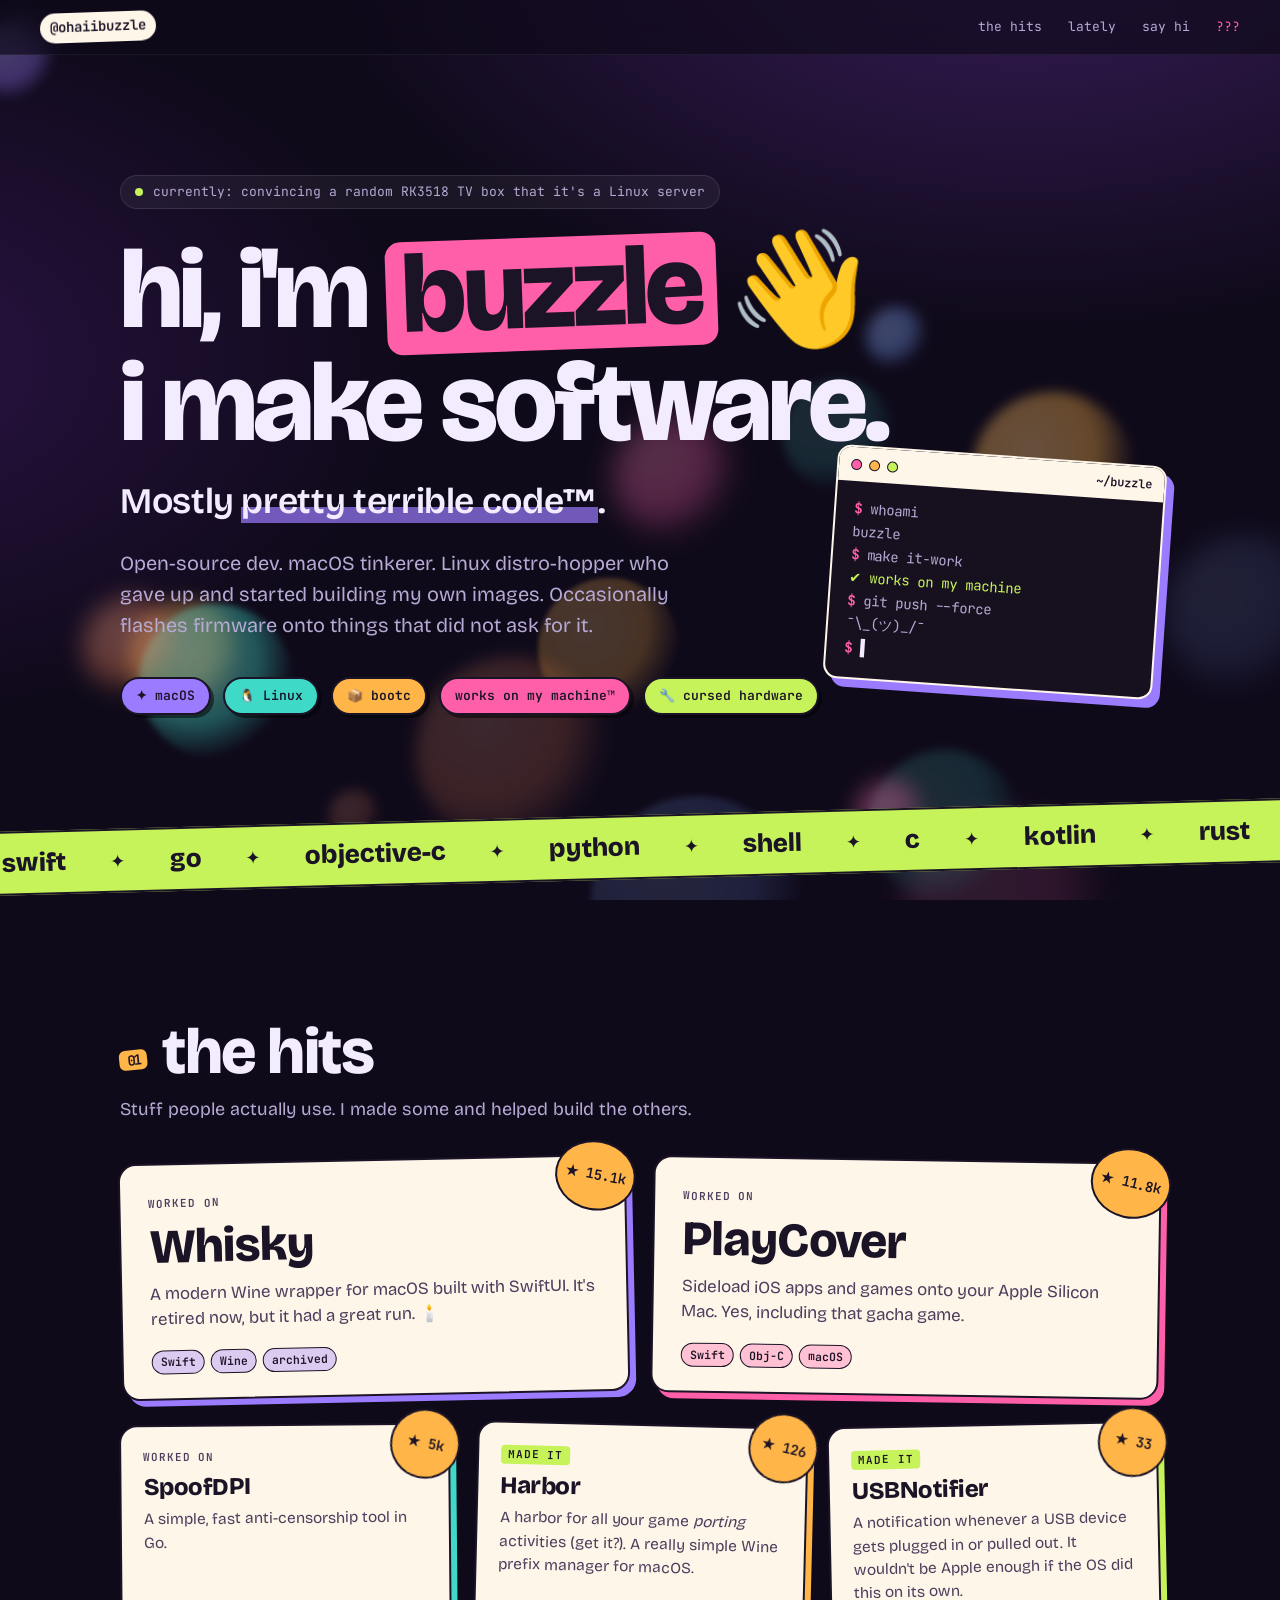
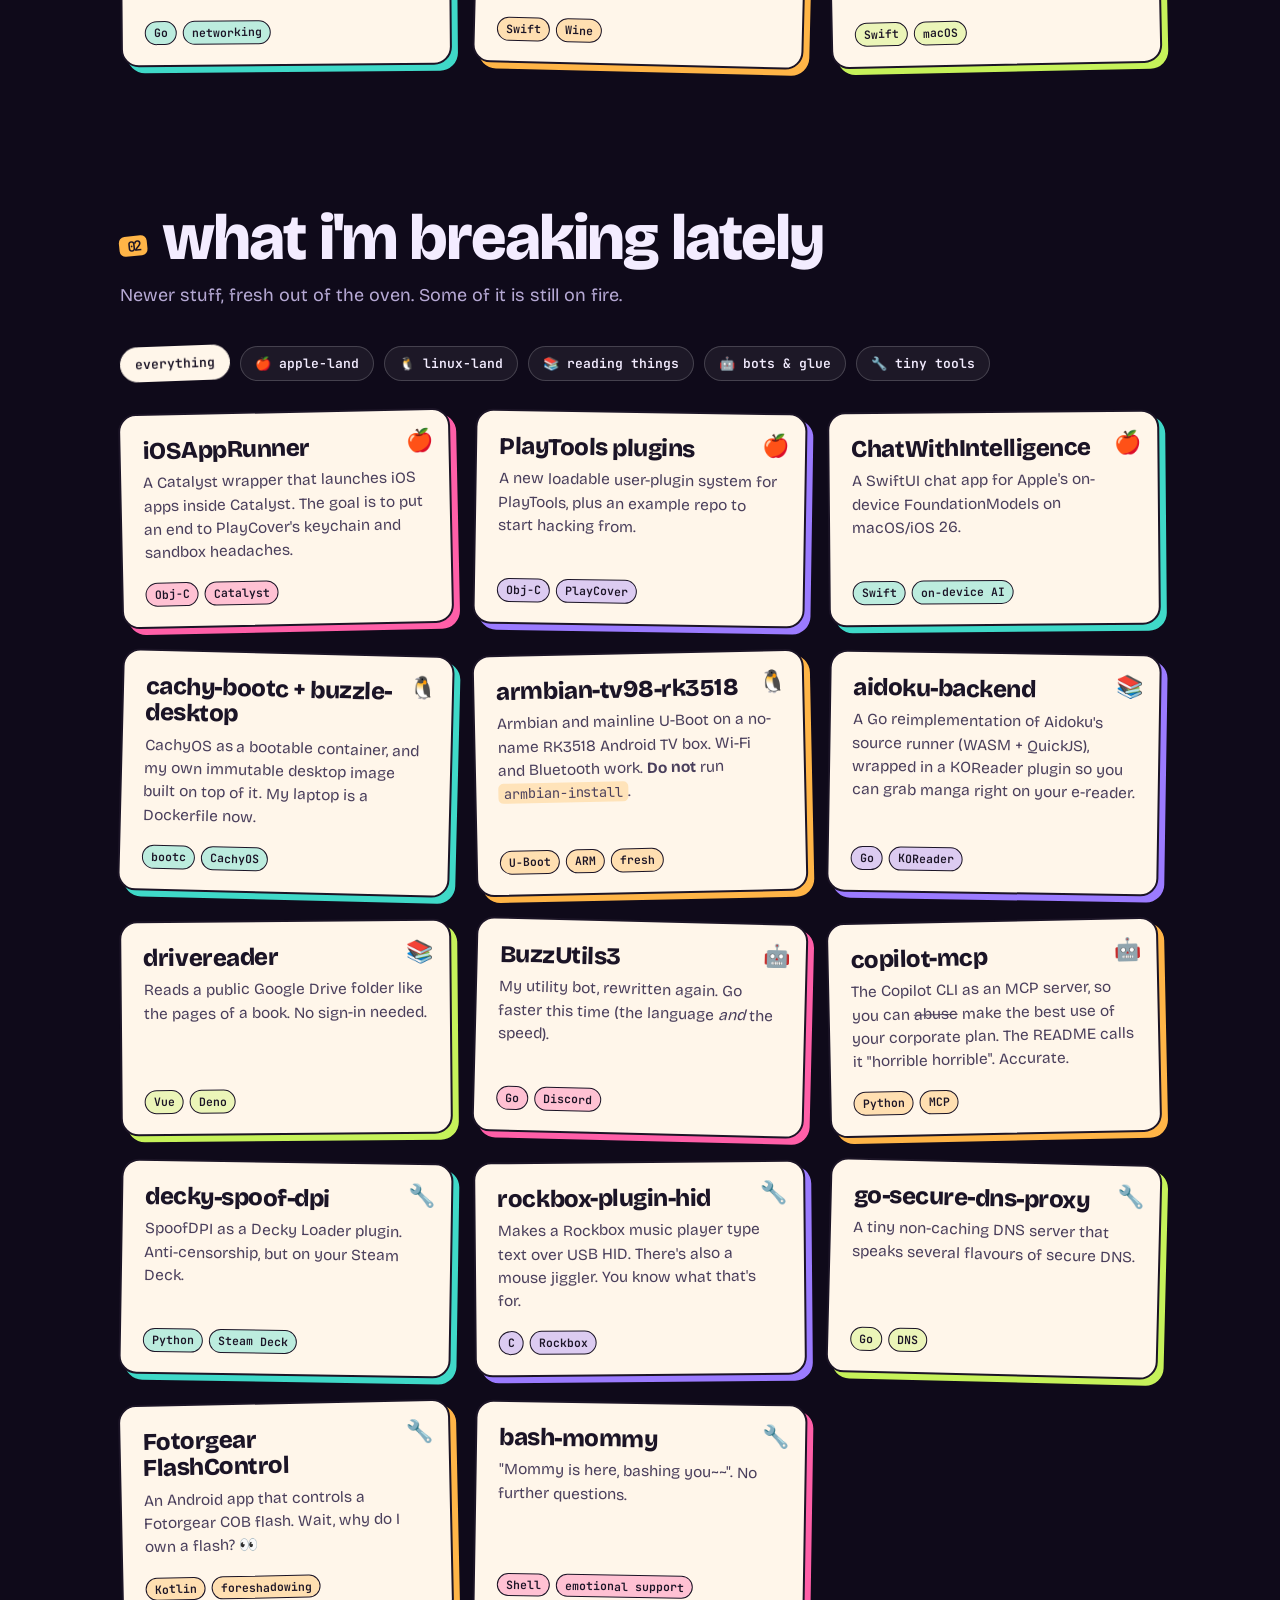
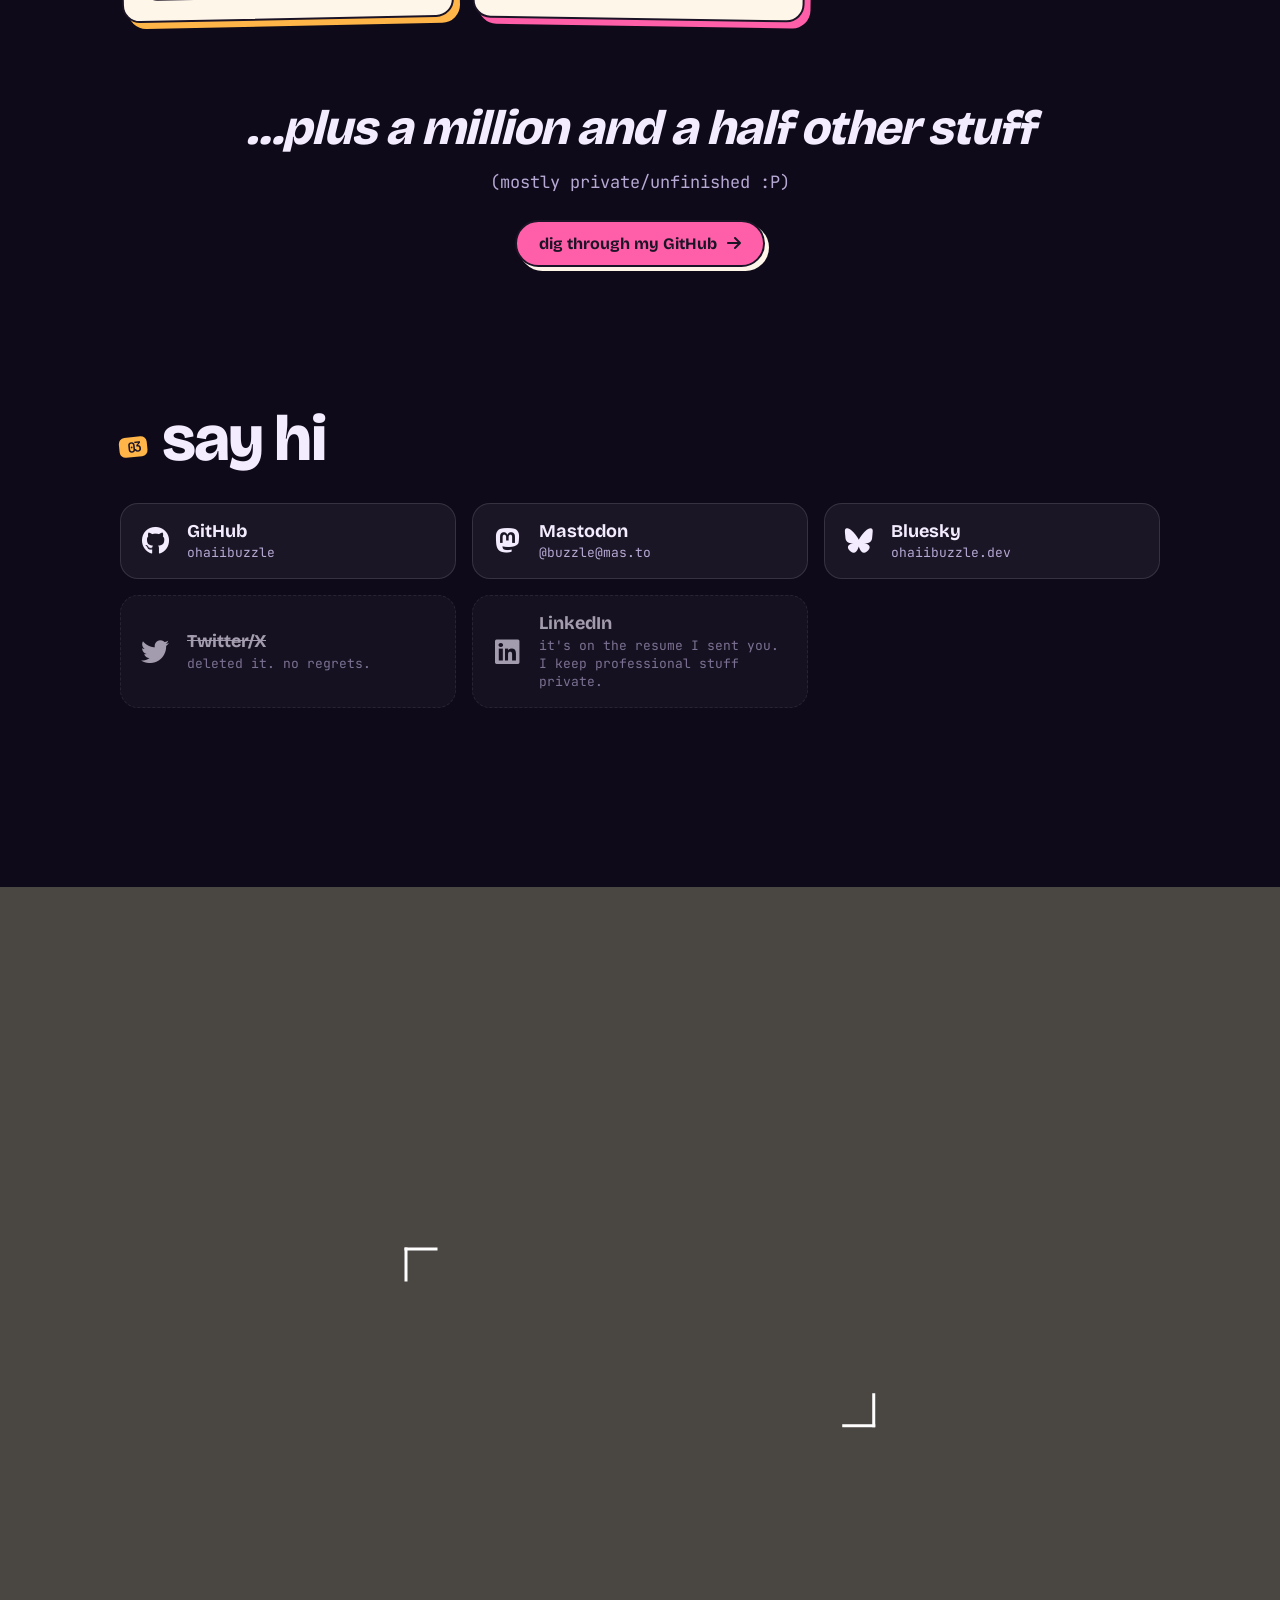
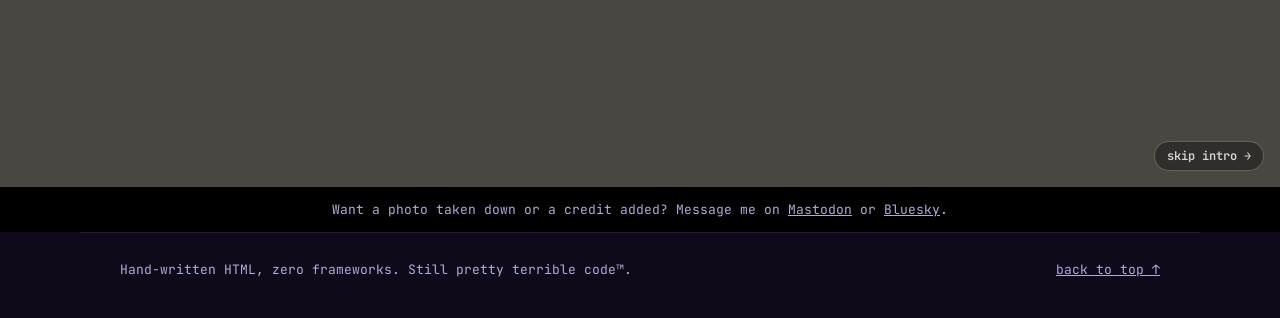
<file: index.html>
<!doctype html>
<html lang="en">

<head>
    <meta charset="utf-8">
    <meta name="viewport" content="width=device-width, initial-scale=1">
    <meta name="description"
        content="I'm @ohaiibuzzle. I make open-source software for macOS and Linux (pretty terrible code™), and I take photos too.">
    <meta name="keywords" content="macOS, Linux, open source software, PlayCover, Whisky, Harbor, photography">
    <meta name="theme-color" content="#0f0a1a">
    <meta property="og:type" content="website">
    <meta property="og:url" content="https://ohaiibuzzle.dev/">
    <meta property="og:title" content="@ohaiibuzzle">
    <meta property="og:description" content="Pretty terrible code™, and photos.">
    <meta property="og:image" content="https://ohaiibuzzle.dev/img/photos/b268b59f5cd0.jpg">
    <meta property="og:image:width" content="2000">
    <meta property="og:image:height" content="1500">
    <meta property="og:image:alt" content="Seoul Station's glass front and sign at dusk, under a pink and purple sky">
    <meta name="twitter:card" content="summary_large_image">

    <link rel="preconnect" href="https://fonts.googleapis.com">
    <link rel="preconnect" href="https://fonts.gstatic.com" crossorigin>
    <link rel="stylesheet"
        href="https://fonts.googleapis.com/css2?family=Bricolage+Grotesque:opsz,wght@12..96,400..800&family=JetBrains+Mono:wght@400;600&display=swap">
    <link rel="stylesheet" href="https://cdnjs.cloudflare.com/ajax/libs/font-awesome/6.5.2/css/all.min.css">
    <link rel="stylesheet" href="style.css">
    <link rel="icon"
        href="data:image/svg+xml,<svg xmlns=%22http://www.w3.org/2000/svg%22 viewBox=%220 0 100 100%22><text y=%22.9em%22 font-size=%2290%22>🐝</text></svg>">

    <title>@ohaiibuzzle</title>
</head>

<body>
    <div class="bokeh" aria-hidden="true"></div>

    <header class="nav">
        <a class="logo" href="#top">@ohaiibuzzle</a>
        <nav>
            <a href="#hits">the hits</a>
            <a href="#lately">lately</a>
            <a href="#socials">say hi</a>
            <a href="#one-more-thing" class="nav-secret" title="don't click this">???</a>
        </nav>
    </header>

    <main id="top">
        <!-- ============ HERO ============ -->
        <section class="hero wrap">
            <p class="status"><span class="dot"></span> currently: convincing a random RK3518 TV box that it's a
                Linux server</p>
            <h1>
                hi, i'm <span class="name" id="name">buzzle</span><span class="wave">👋</span><br>
                i make software.
            </h1>
            <p class="tagline">Mostly <span class="tm" tabindex="0"
                    data-tip="it's trademarked. it's on my GitHub bio. it's legally binding.">pretty terrible
                    code™</span>.</p>
            <p class="lede">Open-source dev. macOS tinkerer. Linux distro-hopper who gave up and started
                building my own images. Occasionally flashes firmware onto things that did not ask for it.</p>

            <div class="term" aria-hidden="true">
                <div class="term-bar"><i></i><i></i><i></i><span>~/buzzle</span></div>
                <pre><b>$</b> whoami
buzzle
<b>$</b> make it-work
<em>✔ works on my machine</em>
<b>$</b> git push --force
¯\_(ツ)_/¯
<b>$</b> <span class="cursor">▌</span></pre>
            </div>

            <div class="hero-stickers" aria-hidden="true">
                <span class="sticker s-violet">✦ macOS</span>
                <span class="sticker s-teal">🐧 Linux</span>
                <span class="sticker s-amber">📦 bootc</span>
                <span class="sticker s-pink">works on my machine™</span>
                <span class="sticker s-lime">🔧 cursed hardware</span>
            </div>
        </section>

        <!-- the marquee is tilted, so its corners poke out; this clips them -->
        <div class="marquee-clip" aria-hidden="true">
        <div class="marquee">
            <div class="marquee-track">
                <span>Swift</span><span>Go</span><span>Objective-C</span><span>Python</span><span>Shell</span><span>C</span><span>Kotlin</span><span>Rust</span><span>Dockerfile</span><span>Vue</span><span>C++</span><span>Lua</span><span>whatever compiles</span>
                <span>Swift</span><span>Go</span><span>Objective-C</span><span>Python</span><span>Shell</span><span>C</span><span>Kotlin</span><span>Rust</span><span>Dockerfile</span><span>Vue</span><span>C++</span><span>Lua</span><span>whatever compiles</span>
            </div>
        </div>
        </div>

        <!-- ============ THE HITS ============ -->
        <section class="wrap section" id="hits">
            <h2 class="sec-title"><span class="kicker">01</span> the hits</h2>
            <p class="sec-sub">Stuff people actually use. I made some and helped build the others.</p>

            <div class="hits">
                <a class="card big" style="--c: var(--violet)" href="https://github.com/Whisky-App/Whisky">
                    <span class="badge">★ 15.1k</span>
                    <span class="role">worked on</span>
                    <h3>Whisky</h3>
                    <p>A modern Wine wrapper for macOS built with SwiftUI. It's retired now, but it had a great run. 🕯️</p>
                    <span class="tags"><i>Swift</i><i>Wine</i><i>archived</i></span>
                </a>
                <a class="card big" style="--c: var(--pink)" href="https://github.com/PlayCover/PlayCover">
                    <span class="badge">★ 11.8k</span>
                    <span class="role">worked on</span>
                    <h3>PlayCover</h3>
                    <p>Sideload iOS apps and games onto your Apple Silicon Mac. Yes, including that gacha game.</p>
                    <span class="tags"><i>Swift</i><i>Obj-C</i><i>macOS</i></span>
                </a>
                <a class="card" style="--c: var(--teal)" href="https://github.com/xvzc/SpoofDPI">
                    <span class="badge">★ 5k</span>
                    <span class="role">worked on</span>
                    <h3>SpoofDPI</h3>
                    <p>A simple, fast anti-censorship tool in Go.</p>
                    <span class="tags"><i>Go</i><i>networking</i></span>
                </a>
                <a class="card" style="--c: var(--amber)" href="https://github.com/ohaiibuzzle/Harbor">
                    <span class="badge">★ 126</span>
                    <span class="role mine">made it</span>
                    <h3>Harbor</h3>
                    <p>A harbor for all your game <em>porting</em> activities (get it?). A really simple Wine prefix
                        manager for macOS.</p>
                    <span class="tags"><i>Swift</i><i>Wine</i></span>
                </a>
                <a class="card" style="--c: var(--lime)" href="https://github.com/ohaiibuzzle/USBNotifier">
                    <span class="badge">★ 33</span>
                    <span class="role mine">made it</span>
                    <h3>USBNotifier</h3>
                    <p>A notification whenever a USB device gets plugged in or pulled out. It wouldn't be Apple
                        enough if the OS did this on its own.</p>
                    <span class="tags"><i>Swift</i><i>macOS</i></span>
                </a>
            </div>
        </section>

        <!-- ============ LATELY ============ -->
        <section class="wrap section" id="lately">
            <h2 class="sec-title"><span class="kicker">02</span> what i'm breaking lately</h2>
            <p class="sec-sub">Newer stuff, fresh out of the oven. Some of it is still on fire.</p>

            <div class="filters" role="group" aria-label="Filter projects">
                <button class="chip on" data-f="all">everything</button>
                <button class="chip" data-f="apple">🍎 apple-land</button>
                <button class="chip" data-f="linux">🐧 linux-land</button>
                <button class="chip" data-f="read">📚 reading things</button>
                <button class="chip" data-f="bots">🤖 bots &amp; glue</button>
                <button class="chip" data-f="tiny">🔧 tiny tools</button>
            </div>

            <div class="grid" id="grid">
                <a class="card" data-cat="apple" style="--c: var(--pink)"
                    href="https://github.com/ohaiibuzzle/iOSAppRunner">
                    <span class="cat">🍎</span>
                    <h3>iOSAppRunner</h3>
                    <p>A Catalyst wrapper that launches iOS apps inside Catalyst. The goal is to put an end to
                        PlayCover's keychain and sandbox headaches.</p>
                    <span class="tags"><i>Obj-C</i><i>Catalyst</i></span>
                </a>
                <a class="card" data-cat="apple" style="--c: var(--violet)"
                    href="https://github.com/ohaiibuzzle/PlayToolsPluginExample">
                    <span class="cat">🍎</span>
                    <h3>PlayTools plugins</h3>
                    <p>A new loadable user-plugin system for PlayTools, plus an example repo to start hacking from.
                    </p>
                    <span class="tags"><i>Obj-C</i><i>PlayCover</i></span>
                </a>
                <a class="card" data-cat="apple" style="--c: var(--teal)"
                    href="https://github.com/ohaiibuzzle/ChatWithIntelligence">
                    <span class="cat">🍎</span>
                    <h3>ChatWith<wbr>Intelligence</h3>
                    <p>A SwiftUI chat app for Apple's on-device FoundationModels on macOS/iOS 26.</p>
                    <span class="tags"><i>Swift</i><i>on-device AI</i></span>
                </a>
                <a class="card" data-cat="linux" style="--c: var(--teal)"
                    href="https://github.com/ohaiibuzzle/cachy-bootc">
                    <span class="cat">🐧</span>
                    <h3>cachy-bootc + buzzle-desktop</h3>
                    <p>CachyOS as a bootable container, and my own immutable desktop image built on top of it.
                        My laptop is a Dockerfile now.</p>
                    <span class="tags"><i>bootc</i><i>CachyOS</i></span>
                </a>
                <a class="card" data-cat="linux" style="--c: var(--amber)"
                    href="https://github.com/ohaiibuzzle/armbian-tv98-rk3518">
                    <span class="cat">🐧</span>
                    <h3>armbian-tv98-rk3518</h3>
                    <p>Armbian and mainline U-Boot on a no-name RK3518 Android TV box. Wi-Fi and Bluetooth work.
                        <b>Do not</b> run <code>armbian-install</code>.</p>
                    <span class="tags"><i>U-Boot</i><i>ARM</i><i>fresh</i></span>
                </a>
                <a class="card" data-cat="read" style="--c: var(--violet)"
                    href="https://github.com/ohaiibuzzle/aidoku-backend-0.7">
                    <span class="cat">📚</span>
                    <h3>aidoku-backend</h3>
                    <p>A Go reimplementation of Aidoku's source runner (WASM + QuickJS), wrapped in a KOReader
                        plugin so you can grab manga right on your e-reader.</p>
                    <span class="tags"><i>Go</i><i>KOReader</i></span>
                </a>
                <a class="card" data-cat="read" style="--c: var(--lime)"
                    href="https://github.com/ohaiibuzzle/drivereader">
                    <span class="cat">📚</span>
                    <h3>drivereader</h3>
                    <p>Reads a public Google Drive folder like the pages of a book. No sign-in needed.</p>
                    <span class="tags"><i>Vue</i><i>Deno</i></span>
                </a>
                <a class="card" data-cat="bots" style="--c: var(--pink)"
                    href="https://github.com/ohaiibuzzle/BuzzUtils3">
                    <span class="cat">🤖</span>
                    <h3>BuzzUtils3</h3>
                    <p>My utility bot, rewritten again. Go faster this time (the language <em>and</em> the
                        speed).</p>
                    <span class="tags"><i>Go</i><i>Discord</i></span>
                </a>
                <a class="card" data-cat="bots" style="--c: var(--amber)"
                    href="https://github.com/ohaiibuzzle/copilot-mcp">
                    <span class="cat">🤖</span>
                    <h3>copilot-mcp</h3>
                    <p>The Copilot CLI as an MCP server, so you can <s>abuse</s> make the best use of your
                        corporate plan. The README calls it "horrible horrible". Accurate.</p>
                    <span class="tags"><i>Python</i><i>MCP</i></span>
                </a>
                <a class="card" data-cat="tiny" style="--c: var(--teal)"
                    href="https://github.com/ohaiibuzzle/decky-spoof-dpi">
                    <span class="cat">🔧</span>
                    <h3>decky-spoof-dpi</h3>
                    <p>SpoofDPI as a Decky Loader plugin. Anti-censorship, but on your Steam Deck.</p>
                    <span class="tags"><i>Python</i><i>Steam Deck</i></span>
                </a>
                <a class="card" data-cat="tiny" style="--c: var(--violet)"
                    href="https://github.com/ohaiibuzzle/rockbox-plugin-hid">
                    <span class="cat">🔧</span>
                    <h3>rockbox-plugin-hid</h3>
                    <p>Makes a Rockbox music player type text over USB HID. There's also a mouse jiggler. You know
                        what that's for.</p>
                    <span class="tags"><i>C</i><i>Rockbox</i></span>
                </a>
                <a class="card" data-cat="tiny" style="--c: var(--lime)"
                    href="https://github.com/ohaiibuzzle/go-secure-dns-proxy">
                    <span class="cat">🔧</span>
                    <h3>go-secure-dns-proxy</h3>
                    <p>A tiny non-caching DNS server that speaks several flavours of secure DNS.</p>
                    <span class="tags"><i>Go</i><i>DNS</i></span>
                </a>
                <a class="card" data-cat="tiny" style="--c: var(--amber)"
                    href="https://github.com/ohaiibuzzle/FotorgearFlashControl">
                    <span class="cat">🔧</span>
                    <h3>Fotorgear<wbr>FlashControl</h3>
                    <p>An Android app that controls a Fotorgear COB flash. Wait, why do I own a flash? 👀</p>
                    <span class="tags"><i>Kotlin</i><i>foreshadowing</i></span>
                </a>
                <a class="card" data-cat="tiny" style="--c: var(--pink)"
                    href="https://github.com/ohaiibuzzle/bash-mommy">
                    <span class="cat">🔧</span>
                    <h3>bash-mommy</h3>
                    <p>"Mommy is here, bashing you~~". No further questions.</p>
                    <span class="tags"><i>Shell</i><i>emotional support</i></span>
                </a>
            </div>

            <div class="etc">
                <p class="etc-big">…plus a million and a half other stuff</p>
                <p class="etc-small">(mostly private/unfinished :P)</p>
                <a class="btn" href="https://github.com/ohaiibuzzle">dig through my GitHub <i
                        class="fa-solid fa-arrow-right"></i></a>
            </div>
        </section>

        <!-- ============ SOCIALS ============ -->
        <section class="wrap section" id="socials">
            <h2 class="sec-title"><span class="kicker">03</span> say hi</h2>
            <div class="socials">
                <a class="social" href="https://github.com/ohaiibuzzle"><i class="fab fa-github"></i><span>GitHub<small>ohaiibuzzle</small></span></a>
                <a class="social" rel="me" href="https://mas.to/@buzzle"><i class="fa-brands fa-mastodon"></i><span>Mastodon<small>@buzzle@mas.to</small></span></a>
                <a class="social" href="https://bsky.app/profile/ohaiibuzzle.dev"><i class="fa-brands fa-bluesky"></i><span>Bluesky<small>ohaiibuzzle.dev</small></span></a>
                <div class="social dead"><i class="fa-brands fa-twitter"></i><span><s>Twitter/X</s><small>deleted it. no regrets.</small></span></div>
                <div class="social dead"><i class="fa-brands fa-linkedin"></i><span>LinkedIn<small>it's on the resume I sent you. I keep professional stuff private.</small></span></div>
            </div>
        </section>

        <!-- ============ ONE MORE THING ============ -->
        <section id="one-more-thing" class="omt-wrap">
            <div class="stage" id="stage" data-step="0">
                <div class="tv" aria-hidden="true">
                    <!-- filled (and shuffled) by main.js -->
                    <div class="slides" id="slides"></div>
                </div>
                <!-- the photos either side of the TV when the camera pulls back (filled by main.js) -->
                <div class="side" aria-hidden="true"></div>
                <div class="side" aria-hidden="true"></div>

                <!-- the photos: a strip that takes over the frame when the intro ends -->
                <div class="strip" id="strip" role="region" aria-label="Photos"></div>
                <button class="strip-nav prev" id="strip-prev" type="button" aria-label="Scroll photos left">‹</button>
                <button class="strip-nav next" id="strip-next" type="button" aria-label="Scroll photos right">›</button>

                <div class="brackets" aria-hidden="true"><span class="tl"></span><span class="br"></span></div>

                <!-- letters get split into spans by main.js so they can flicker in -->
                <p class="omt-title" id="omt-title" aria-label="One more thing">
                    <span class="line">ONE MORE</span>
                    <span class="line">THING</span>
                </p>

                <div class="reveal">
                    <h2>I do photography<br>outside of code too!</h2>
                    <p>Cosplay, cities, and a lot of golden hour. Every photo here was shot on a phone (yes, really).</p>
                    <div class="reveal-actions">
                        <button class="btn ghost" id="replay" type="button"><i class="fa-solid fa-rotate-left"></i>
                            replay</button>
                    </div>
                </div>

                <button class="skip" id="skip" type="button">skip intro →</button>
            </div>
            <p class="photo-note wrap">Want a photo taken down or a credit added? Message me on
                <a href="https://mas.to/@buzzle">Mastodon</a> or
                <a href="https://bsky.app/profile/ohaiibuzzle.dev">Bluesky</a>.</p>
        </section>
    </main>

    <footer class="wrap footer">
        <p>Hand-written HTML, zero frameworks. Still pretty terrible code™.</p>
        <a href="#top">back to top ↑</a>
    </footer>

    <dialog class="lightbox" id="lightbox" aria-label="Photo viewer">
        <button class="lb-btn lb-close" data-lb="close" aria-label="Close">✕</button>
        <button class="lb-btn lb-prev" data-lb="prev" aria-label="Previous photo">‹</button>
        <figure>
            <img id="lb-img" alt="">
            <figcaption id="lb-cap"></figcaption>
        </figure>
        <button class="lb-btn lb-next" data-lb="next" aria-label="Next photo">›</button>
    </dialog>

    <script src="photos.js"></script>
    <script src="main.js"></script>
</body>

</html>
</file>
<file: style.css>
/* ================================================================
   @ohaiibuzzle — night bokeh sticker board
   ================================================================ */

:root {
    --night: #0f0a1a;
    --night-2: #1a1230;
    --text: #f3ecff;
    --muted: #b6a9d4;
    --paper: #fff6ea;
    --ink: #1b1426;
    --ink-soft: #4a3f5c;

    --pink: #ff5fa8;
    --violet: #9b7bff;
    --amber: #ffb547;
    --teal: #3fd9c8;
    --lime: #c6f25a;

    --display: "Bricolage Grotesque", system-ui, sans-serif;
    --mono: "JetBrains Mono", ui-monospace, monospace;

    --radius: 18px;
    --gutter: clamp(16px, 4vw, 40px);
}

*,
*::before,
*::after {
    box-sizing: border-box;
}

html {
    overflow-x: clip;
    scroll-behavior: smooth;
    -webkit-text-size-adjust: 100%;
}

body {
    margin: 0;
    background: var(--night);
    color: var(--text);
    font-family: var(--display);
    font-size: 17px;
    line-height: 1.55;
}

a {
    color: inherit;
}

img {
    display: block;
    max-width: 100%;
}

::selection {
    background: var(--pink);
    color: var(--ink);
}

:focus-visible {
    outline: 3px solid var(--lime);
    outline-offset: 3px;
    border-radius: 6px;
}

.wrap {
    width: 100%;
    max-width: 1120px;
    margin: 0 auto;
    padding: 0 var(--gutter);
}

/* ---------- bokeh background ---------- */

.bokeh {
    position: fixed;
    inset: 0;
    z-index: -1;
    overflow: hidden;
    /* the drifting circles must never widen the page */
    contain: paint;
    background:
        radial-gradient(1200px 700px at 80% -10%, #3a1d5c 0%, transparent 60%),
        radial-gradient(900px 600px at -10% 40%, #2a1344 0%, transparent 60%),
        var(--night);
}

.bokeh span {
    position: absolute;
    border-radius: 50%;
    opacity: var(--o, .35);
    filter: blur(var(--b, 8px));
    background: radial-gradient(circle at 35% 35%, color-mix(in srgb, var(--col) 70%, white) 0%, var(--col) 45%, transparent 72%);
    animation: drift var(--d, 30s) ease-in-out infinite alternate;
}

@keyframes drift {
    to {
        transform: translate(var(--dx, 40px), var(--dy, -60px)) scale(1.15);
    }
}

/* ---------- nav ---------- */

.nav {
    position: sticky;
    top: 0;
    z-index: 20;
    display: flex;
    align-items: center;
    justify-content: space-between;
    gap: 12px;
    padding: 12px var(--gutter);
    background: color-mix(in srgb, var(--night) 65%, transparent);
    backdrop-filter: blur(14px);
    -webkit-backdrop-filter: blur(14px);
    border-bottom: 1px solid rgba(255, 255, 255, .06);
}

.logo {
    font-family: var(--mono);
    font-weight: 600;
    font-size: 14px;
    text-decoration: none;
    background: var(--paper);
    color: var(--ink);
    padding: 4px 10px;
    border-radius: 999px;
    transform: rotate(-2deg);
    display: inline-block;
    transition: transform .2s;
}

.logo:hover {
    transform: rotate(2deg) scale(1.05);
}

.nav nav {
    display: flex;
    gap: clamp(10px, 2.5vw, 26px);
    font-family: var(--mono);
    font-size: 13px;
}

.nav nav a {
    text-decoration: none;
    color: var(--muted);
    transition: color .15s;
}

.nav nav a:hover {
    color: var(--text);
}

.nav-secret {
    color: var(--pink) !important;
    animation: blink 2.4s steps(1) infinite;
}

@keyframes blink {
    50% {
        opacity: .35;
    }
}

@media (max-width: 560px) {
    .nav nav a:not(.nav-secret):nth-child(2) {
        display: none;
    }
}

/* ---------- hero ---------- */

.hero {
    position: relative;
    padding-top: clamp(56px, 10vw, 120px);
    padding-bottom: clamp(48px, 8vw, 90px);
}

.status {
    display: inline-flex;
    align-items: center;
    gap: 10px;
    font-family: var(--mono);
    font-size: 13px;
    color: var(--muted);
    background: rgba(255, 255, 255, .05);
    border: 1px solid rgba(255, 255, 255, .1);
    padding: 6px 14px;
    border-radius: 999px;
    margin: 0 0 28px;
}

.dot {
    width: 8px;
    height: 8px;
    flex: none;
    border-radius: 50%;
    background: var(--lime);
    box-shadow: 0 0 0 0 var(--lime);
    animation: pulse 2s infinite;
}

@keyframes pulse {
    70% {
        box-shadow: 0 0 0 8px transparent;
    }
}

.hero h1 {
    font-size: clamp(44px, 9vw, 112px);
    line-height: .95;
    font-weight: 800;
    letter-spacing: -.035em;
    margin: 0;
    font-variation-settings: "opsz" 96;
}

.name {
    display: inline-block;
    color: var(--ink);
    background: var(--pink);
    padding: 0 .14em .06em;
    border-radius: .14em;
    transform: rotate(-2deg);
    cursor: pointer;
    user-select: none;
    transition: transform .25s cubic-bezier(.34, 1.56, .64, 1);
}

.name:hover {
    transform: rotate(2deg) scale(1.04);
}

.name.boop {
    animation: boop .5s cubic-bezier(.34, 1.56, .64, 1);
}

@keyframes boop {
    40% {
        transform: rotate(-8deg) scale(1.15);
    }
}

.wave {
    display: inline-block;
    transform-origin: 70% 70%;
    animation: wave 2.6s ease-in-out infinite;
    margin-left: .1em;
}

@keyframes wave {

    0%,
    60%,
    100% {
        transform: rotate(0);
    }

    10%,
    30% {
        transform: rotate(14deg);
    }

    20%,
    40% {
        transform: rotate(-8deg);
    }
}

.tagline {
    font-size: clamp(22px, 3.4vw, 36px);
    font-weight: 600;
    margin: 18px 0 0;
    letter-spacing: -.01em;
}

.tm {
    position: relative;
    background: linear-gradient(transparent 62%, color-mix(in srgb, var(--violet) 70%, transparent) 62%);
    cursor: help;
}

.tm::after {
    content: attr(data-tip);
    position: absolute;
    left: 50%;
    bottom: calc(100% + 10px);
    width: max-content;
    max-width: min(280px, 80vw);
    transform: translateX(-50%) translateY(6px) rotate(-1deg);
    background: var(--paper);
    color: var(--ink);
    font: 500 13px/1.4 var(--mono);
    padding: 8px 12px;
    border-radius: 10px;
    border: 2px solid var(--ink);
    box-shadow: 4px 4px 0 var(--violet);
    opacity: 0;
    pointer-events: none;
    transition: .2s;
    z-index: 5;
}

.tm:hover::after,
.tm:focus::after {
    opacity: 1;
    transform: translateX(-50%) translateY(0) rotate(-1deg);
}

.lede {
    max-width: 580px;
    color: var(--muted);
    font-size: clamp(17px, 1.8vw, 20px);
    margin: 18px 0 0;
}

.hero-stickers {
    display: flex;
    flex-wrap: wrap;
    gap: 12px;
    margin-top: 36px;
}

.sticker {
    font-family: var(--mono);
    font-size: 13px;
    font-weight: 600;
    color: var(--ink);
    padding: 7px 14px;
    border-radius: 999px;
    border: 2px solid var(--ink);
    box-shadow: 3px 3px 0 rgba(0, 0, 0, .5);
    animation: bob 4s ease-in-out infinite;
}

.sticker:nth-child(1) { --r: -4deg; animation-delay: -.4s; }
.sticker:nth-child(2) { --r: 3deg; animation-delay: -1.3s; }
.sticker:nth-child(3) { --r: -2deg; animation-delay: -2.1s; }
.sticker:nth-child(4) { --r: 5deg; animation-delay: -.9s; }
.sticker:nth-child(5) { --r: -3deg; animation-delay: -3s; }

@keyframes bob {

    0%,
    100% {
        transform: rotate(var(--r)) translateY(0);
    }

    50% {
        transform: rotate(var(--r)) translateY(-5px);
    }
}

.s-pink { background: var(--pink); }
.s-violet { background: var(--violet); }
.s-amber { background: var(--amber); }
.s-teal { background: var(--teal); }
.s-lime { background: var(--lime); }

/* fake terminal sticker */
.term {
    position: absolute;
    right: var(--gutter);
    top: 400px;
    width: 330px;
    background: #17111f;
    border: 2.5px solid var(--paper);
    border-radius: 14px;
    box-shadow: 8px 8px 0 var(--violet);
    transform: rotate(4deg);
    overflow: hidden;
    transition: transform .3s cubic-bezier(.34, 1.56, .64, 1);
}

.term:hover {
    transform: rotate(0) scale(1.03);
}

.term-bar {
    display: flex;
    align-items: center;
    gap: 7px;
    padding: 9px 12px;
    background: var(--paper);
}

.term-bar i {
    width: 11px;
    height: 11px;
    border-radius: 50%;
    border: 1.5px solid var(--ink);
    background: var(--pink);
}

.term-bar i:nth-child(2) { background: var(--amber); }
.term-bar i:nth-child(3) { background: var(--lime); }

.term-bar span {
    margin-left: auto;
    font: 600 12px var(--mono);
    color: var(--ink);
}

.term pre {
    margin: 0;
    padding: 16px 18px 18px;
    font: 400 14px/1.65 var(--mono);
    color: var(--muted);
    white-space: pre-wrap;
}

.term b {
    color: var(--pink);
}

.term em {
    font-style: normal;
    color: var(--lime);
}

.cursor {
    color: var(--text);
    animation: blink 1s steps(1) infinite;
}

@media (max-width: 1240px) {
    .term {
        display: none;
    }
}

/* ---------- marquee ---------- */

/* the tilted marquee spills past the page edges and a rotated box can't
   clip itself, so this wrapper does. The padding leaves room for the tilt
   (tan 1.5deg ≈ 1.3vw) and the matching negative margin cancels it out. */
.marquee-clip {
    overflow: hidden;
    padding-block: 2vw;
    margin-block: -2vw;
    pointer-events: none;
}

.marquee {
    overflow: hidden;
    background: var(--lime);
    color: var(--ink);
    border-block: 2.5px solid var(--ink);
    transform: rotate(-1.5deg);
    margin: 10px -20px 0;
    padding: 10px 0;
}

.marquee-track {
    display: flex;
    width: max-content;
    animation: marquee 38s linear infinite;
}

.marquee span {
    font-weight: 800;
    font-size: clamp(18px, 2.4vw, 26px);
    text-transform: lowercase;
    padding: 0 22px;
    white-space: nowrap;
}

.marquee span::after {
    content: "✦";
    margin-left: 44px;
    font-size: .7em;
    vertical-align: middle;
}

@keyframes marquee {
    to {
        transform: translateX(-50%);
    }
}

/* ---------- sections ---------- */

.section {
    padding-top: clamp(80px, 11vw, 140px);
}

.sec-title {
    font-size: clamp(34px, 6vw, 64px);
    font-weight: 800;
    letter-spacing: -.03em;
    line-height: 1;
    margin: 0;
    display: flex;
    align-items: baseline;
    gap: 14px;
    flex-wrap: wrap;
}

.kicker {
    font-family: var(--mono);
    font-size: 14px;
    font-weight: 600;
    color: var(--ink);
    background: var(--amber);
    padding: 3px 8px;
    border-radius: 6px;
    transform: rotate(-6deg) translateY(-8px);
}

.sec-sub {
    color: var(--muted);
    margin: 12px 0 36px;
    font-size: 18px;
}

/* ---------- cards (stickers) ---------- */

.card {
    --c: var(--pink);
    --r: 0deg;
    position: relative;
    display: flex;
    flex-direction: column;
    gap: 8px;
    padding: 22px 22px 20px;
    background: var(--paper);
    color: var(--ink);
    text-decoration: none;
    border: 2.5px solid var(--ink);
    border-radius: var(--radius);
    box-shadow: 6px 6px 0 var(--c);
    transform: rotate(var(--r));
    transition: transform .25s cubic-bezier(.34, 1.56, .64, 1), box-shadow .25s;
}

.card:nth-child(4n+1) { --r: -1.2deg; }
.card:nth-child(4n+2) { --r: .9deg; }
.card:nth-child(4n+3) { --r: -.5deg; }
.card:nth-child(4n+4) { --r: 1.4deg; }

.card:hover,
.card:focus-visible {
    transform: rotate(0) translateY(-6px) scale(1.015);
    box-shadow: 10px 12px 0 var(--c);
    z-index: 2;
}

.card:active {
    transform: translateY(2px) scale(.99);
    box-shadow: 2px 2px 0 var(--c);
}

.card h3 {
    margin: 0;
    font-size: 24px;
    font-weight: 800;
    letter-spacing: -.02em;
    line-height: 1.1;
    overflow-wrap: anywhere;
}

.card p {
    margin: 0;
    color: var(--ink-soft);
    font-size: 15.5px;
    line-height: 1.5;
}

.card code {
    font-family: var(--mono);
    font-size: .88em;
    background: color-mix(in srgb, var(--c) 30%, transparent);
    padding: 1px 5px;
    border-radius: 5px;
}

.tags {
    display: flex;
    flex-wrap: wrap;
    gap: 6px;
    margin-top: auto;
    padding-top: 10px;
}

.tags i {
    font-style: normal;
    font-family: var(--mono);
    font-size: 11.5px;
    font-weight: 600;
    padding: 2px 8px;
    border-radius: 999px;
    border: 1.5px solid var(--ink);
    background: color-mix(in srgb, var(--c) 35%, var(--paper));
}

.role {
    align-self: flex-start;
    font-family: var(--mono);
    font-size: 11px;
    font-weight: 600;
    text-transform: uppercase;
    letter-spacing: .08em;
    color: var(--ink-soft);
}

.role.mine {
    color: var(--ink);
    background: var(--lime);
    padding: 1px 7px;
    border-radius: 4px;
}

.badge {
    position: absolute;
    top: -16px;
    right: -12px;
    display: grid;
    place-items: center;
    min-width: 70px;
    height: 70px;
    padding: 0 8px;
    border-radius: 50%;
    background: var(--amber);
    border: 2.5px solid var(--ink);
    font-family: var(--mono);
    font-weight: 600;
    font-size: 14px;
    transform: rotate(12deg);
    transition: transform .4s cubic-bezier(.34, 1.56, .64, 1);
}

.card:hover .badge {
    transform: rotate(-8deg) scale(1.08);
}

.cat {
    position: absolute;
    top: 14px;
    right: 16px;
    font-size: 22px;
    transition: transform .3s;
}

.card:hover .cat {
    transform: rotate(-15deg) scale(1.25);
}

.card[data-cat] h3 {
    padding-right: 30px;
}

@media (max-width: 560px) {
    .badge {
        right: -6px;
        min-width: 60px;
        height: 60px;
        font-size: 13px;
    }
}

/* hits layout */

.hits {
    display: grid;
    grid-template-columns: repeat(6, 1fr);
    gap: 28px 24px;
}

.hits .card {
    grid-column: span 2;
}

.hits .card.big {
    grid-column: span 3;
    padding: 30px 28px 24px;
}

.hits .card.big h3 {
    font-size: clamp(34px, 4.5vw, 48px);
}

.hits .card.big p {
    font-size: 17px;
}

@media (max-width: 900px) {
    .hits {
        grid-template-columns: 1fr 1fr;
    }

    .hits .card,
    .hits .card.big {
        grid-column: span 1;
    }

    .hits .card.big {
        grid-column: span 2;
    }
}

@media (max-width: 560px) {
    .hits {
        grid-template-columns: 1fr;
    }

    .hits .card,
    .hits .card.big {
        grid-column: span 1;
    }
}

/* lately grid + filters */

.filters {
    display: flex;
    flex-wrap: wrap;
    gap: 10px;
    margin-bottom: 30px;
}

.chip {
    font: 600 13px var(--mono);
    color: var(--text);
    background: rgba(255, 255, 255, .06);
    border: 1.5px solid rgba(255, 255, 255, .18);
    padding: 8px 14px;
    border-radius: 999px;
    cursor: pointer;
    transition: .15s;
}

.chip:hover {
    border-color: var(--text);
}

.chip.on {
    background: var(--paper);
    color: var(--ink);
    border-color: var(--paper);
    transform: rotate(-2deg);
}

.grid {
    display: grid;
    grid-template-columns: repeat(auto-fill, minmax(min(100%, 250px), 1fr));
    gap: 26px 22px;
}

.grid .card.hide {
    display: none;
}

.grid .card.pop {
    animation: pop .35s cubic-bezier(.34, 1.56, .64, 1) both;
}

@keyframes pop {
    from {
        opacity: 0;
        transform: scale(.85) rotate(var(--r));
    }
}

/* etc */

.etc {
    text-align: center;
    margin-top: 70px;
}

.etc-big {
    font-size: clamp(26px, 4.6vw, 48px);
    font-weight: 800;
    font-style: italic;
    letter-spacing: -.02em;
    margin: 0;
}

.etc-small {
    font-family: var(--mono);
    color: var(--muted);
    margin: 4px 0 24px;
}

.btn {
    display: inline-flex;
    align-items: center;
    gap: 10px;
    font: 700 16px var(--display);
    text-decoration: none;
    color: var(--ink);
    background: var(--pink);
    border: 2.5px solid var(--ink);
    border-radius: 999px;
    padding: 12px 22px;
    box-shadow: 4px 4px 0 var(--paper);
    cursor: pointer;
    transition: transform .15s, box-shadow .15s;
}

.btn:hover {
    transform: translate(-2px, -2px);
    box-shadow: 6px 6px 0 var(--paper);
}

.btn:active {
    transform: translate(2px, 2px);
    box-shadow: 1px 1px 0 var(--paper);
}

/* ---------- socials ---------- */

.socials {
    display: grid;
    grid-template-columns: repeat(auto-fill, minmax(min(100%, 280px), 1fr));
    gap: 16px;
    margin-top: 32px;
}

.social {
    display: flex;
    align-items: center;
    gap: 16px;
    padding: 16px 18px;
    border-radius: var(--radius);
    background: rgba(255, 255, 255, .05);
    border: 1.5px solid rgba(255, 255, 255, .12);
    text-decoration: none;
    transition: .2s;
}

a.social:hover {
    background: var(--paper);
    color: var(--ink);
    border-color: var(--paper);
    transform: rotate(-1deg) translateY(-3px);
}

.social i {
    font-size: 28px;
    width: 32px;
    text-align: center;
    flex: none;
}

.social span {
    display: flex;
    flex-direction: column;
    font-weight: 700;
    font-size: 18px;
    line-height: 1.25;
}

.social small {
    font: 400 13px/1.4 var(--mono);
    color: var(--muted);
    margin-top: 2px;
}

a.social:hover small {
    color: var(--ink-soft);
}

.social.dead {
    opacity: .65;
    border-style: dashed;
}

/* ================================================================
   ONE MORE THING — a Frame-TV-style intro, recreated in CSS
   Geometry (--tx/--ty/--tw/--th for the TV, --bw/--bh for the
   brackets) is set in px by main.js per step.
   ================================================================ */

.omt-wrap {
    margin-top: clamp(100px, 14vw, 180px);
    background: #000;
}

.stage {
    --ease: cubic-bezier(.7, 0, .2, 1);
    --bw: 60px;
    --bh: 40px;
    position: relative;
    height: 100vh;
    height: 100svh;
    min-height: 560px;
    overflow: hidden;
    background: #000;
    color: #fff;
    transition: background-color 1.2s ease;
}

/* dark enough that white type stays readable, then the "wall" */
.stage.s1 { background: #4a4743; }
.stage.s2 { background: #6b6762; }
.stage.s3 { background: #bdb8b0; }
/* the camera pulls back from the wall into the gallery's night */
.stage.s5 { background: #0b0714; }

/* the "TV": a landscape box on the wall that grows to fill the stage */
.tv {
    position: absolute;
    left: var(--tx, 0);
    top: var(--ty, 0);
    width: var(--tw, 100%);
    height: var(--th, 100%);
    opacity: 0;
    transition:
        left 1.5s var(--ease), top 1.5s var(--ease),
        width 1.5s var(--ease), height 1.5s var(--ease),
        box-shadow 1.5s var(--ease), opacity .7s ease;
}

.s3 .tv {
    opacity: 1;
    /* bezel + a shadow on the wall */
    box-shadow: 0 0 0 8px #eeeae4, 0 22px 44px rgba(40, 30, 20, .35);
}

.s4 .tv {
    box-shadow: 0 0 0 0 #eeeae4, 0 0 0 rgba(40, 30, 20, 0);
}

.slides,
.slides img {
    position: absolute;
    inset: 0;
    width: 100%;
    height: 100%;
}

.slides {
    overflow: hidden;
    background: #222;
    transition: border-radius 1.5s var(--ease);
}

/* the two photos either side of the TV when the camera pulls back.
   Their box is set in px by main.js, just like the TV's. */
.side {
    position: absolute;
    overflow: hidden;
    background: #222;
    opacity: 0;
    transition:
        left 1.5s var(--ease), top 1.5s var(--ease),
        width 1.5s var(--ease), height 1.5s var(--ease),
        border-radius 1.5s var(--ease), opacity .7s ease;
}

.side img {
    width: 100%;
    height: 100%;
    object-fit: cover;
}

/* full-screen TV: the side photos wait just off both edges */
.s4 .side {
    opacity: 1;
}

/* rounded like the gallery's tiles once all three are in view */
.s5 .slides,
.s5 .side {
    border-radius: 8px;
}

.slides img {
    object-fit: cover;
    opacity: 0;
    transition: opacity 1.1s ease, filter 1.2s ease;
}

.slides img.on {
    opacity: 1;
    animation: kenburns 7s ease-out both;
}

.s3:not(.s4) .slides img.on {
    filter: grayscale(1) contrast(1.1);
    animation: none;
}

@keyframes kenburns {
    from {
        transform: scale(1.1) translate(1.5%, 1%);
    }

    to {
        transform: scale(1);
    }
}

/* corner brackets: two corners pushed out from the centre */
.brackets {
    position: absolute;
    inset: 0;
    pointer-events: none;
    opacity: 0;
    transition: opacity .6s ease;
    z-index: 2;
}

.s1 .brackets {
    opacity: 1;
}

.brackets span {
    position: absolute;
    left: 50%;
    top: 50%;
    width: clamp(20px, 2.6vw, 34px);
    height: clamp(20px, 2.6vw, 34px);
    border: 3px solid #fff;
    transition: transform 1.4s var(--ease);
}

.brackets .tl {
    border-right: 0;
    border-bottom: 0;
    transform: translate(calc(var(--bw) / -2), calc(var(--bh) / -2));
}

.brackets .br {
    border-left: 0;
    border-top: 0;
    transform: translate(calc(var(--bw) / 2 - 100%), calc(var(--bh) / 2 - 100%));
}

/* ONE MORE / THING */
.omt-title {
    --fs: min(34px, 6.2vw);
    position: absolute;
    /* it lingers invisibly over the strip; never let it eat clicks */
    pointer-events: none;
    left: 50%;
    top: 50%;
    z-index: 2;
    margin: 0;
    display: flex;
    flex-direction: column;
    gap: .9em;
    font-size: var(--fs);
    font-weight: 700;
    line-height: 1;
    letter-spacing: .62em;
    transform: translate(-50%, -50%);
    transition: transform 1.5s var(--ease), opacity .6s ease;
}

.omt-title .line {
    white-space: nowrap;
    /* cancel the trailing letter-spacing so the block centres optically */
    margin-right: -.62em;
}

.omt-title .ch {
    opacity: 0;
}

.s2 .omt-title .ch {
    animation: flick .9s steps(1) var(--d, 0s) forwards;
}

@keyframes flick {
    0% { opacity: 0; }
    15% { opacity: .9; }
    25% { opacity: .15; }
    45% { opacity: 1; }
    55% { opacity: .35; }
    70%, 100% { opacity: 1; }
}

/* shrinks into the TV along with the brackets, then fades */
.s3 .omt-title {
    transform: translate(-50%, -50%) scale(.45);
    opacity: 0;
    transition: transform 1.5s var(--ease), opacity .5s ease .7s;
}

/* final reveal: a soft glow behind the headline so it reads over the photos */
.stage::after {
    content: "";
    position: absolute;
    inset: 0;
    background: radial-gradient(ellipse 58% 42% at 50% 50%, rgba(8, 4, 16, .78), rgba(8, 4, 16, .4) 62%, rgba(8, 4, 16, .12));
    opacity: 0;
    transition: opacity 1.2s ease;
    pointer-events: none;
    z-index: 2;
}

.s6.stage::after {
    opacity: 1;
}

.reveal {
    position: absolute;
    inset: 0;
    z-index: 3;
    display: flex;
    flex-direction: column;
    align-items: center;
    justify-content: center;
    text-align: center;
    padding: 0 24px;
    opacity: 0;
    transform: translateY(16px);
    pointer-events: none;
    transition: opacity 1s ease .3s, transform 1s ease .3s;
}

.s6 .reveal {
    opacity: 1;
    transform: none;
}

.s6 .reveal-actions {
    pointer-events: auto;
}

.reveal h2 {
    margin: 0;
    font-size: clamp(36px, 7vw, 84px);
    font-weight: 800;
    letter-spacing: -.035em;
    line-height: 1;
    text-shadow: 0 4px 30px rgba(0, 0, 0, .5);
}

.reveal p {
    max-width: 520px;
    margin: 18px 0 28px;
    color: #e6def5;
    font-size: clamp(16px, 1.8vw, 19px);
}

.reveal-actions {
    display: flex;
    gap: 14px;
    flex-wrap: wrap;
    justify-content: center;
}

/* once someone starts looking through the photos, the headline and its
   glow step aside and replay tucks in at the bottom (main.js adds .settled) */
.reveal h2,
.reveal p {
    transition: opacity .6s ease;
}

.settled .reveal h2,
.settled .reveal p,
.settled .brackets,
.settled.stage::after {
    opacity: 0;
}

.settled .reveal-actions {
    position: absolute;
    left: 50%;
    bottom: 36px;
    transform: translateX(-50%);
    animation: fade .6s ease;
}

.btn.light {
    background: var(--paper);
    box-shadow: 4px 4px 0 var(--pink);
}

.btn.light:hover {
    box-shadow: 6px 6px 0 var(--pink);
}

.btn.ghost {
    background: rgba(10, 6, 20, .45);
    -webkit-backdrop-filter: blur(6px);
    backdrop-filter: blur(6px);
    color: #fff;
    border-color: rgba(255, 255, 255, .5);
    box-shadow: none;
}

.btn.ghost:hover {
    border-color: #fff;
    box-shadow: none;
}

.skip {
    position: absolute;
    right: 16px;
    bottom: 16px;
    z-index: 4;
    font: 600 12px var(--mono);
    color: rgba(255, 255, 255, .8);
    background: rgba(0, 0, 0, .35);
    border: 1px solid rgba(255, 255, 255, .25);
    border-radius: 999px;
    padding: 6px 12px;
    cursor: pointer;
    opacity: 0;
    pointer-events: none;
    transition: opacity .5s;
}

.stage.playing:not(.s6) .skip {
    opacity: 1;
    pointer-events: auto;
}

/* ---------- photo strip (inside the stage) ---------- */

/* the TV steps aside once the strip takes over */
.s6 .tv,
.s6 .side {
    opacity: 0;
    transition: opacity 1s ease;
}

.strip {
    position: absolute;
    inset: 0;
    z-index: 1;
    /* clear the sticky nav at the top; no side padding, the wall loops */
    padding: 76px 0 24px;
    overflow-x: auto;
    overflow-y: hidden;
    overscroll-behavior-x: contain;
    scrollbar-width: none;
    opacity: 0;
    visibility: hidden;
    transform: translateX(8%);
    transition: opacity 1.2s ease .2s, transform 1.6s var(--ease) .2s, visibility 0s 1.8s;
}

.strip::-webkit-scrollbar {
    display: none;
}

.s6 .strip {
    opacity: 1;
    visibility: visible;
    transform: none;
    transition: opacity 1.2s ease .2s, transform 1.6s var(--ease) .2s;
}

/* rows of photos; gaps must match GAP in main.js */
.strip-track {
    display: flex;
    flex-direction: column;
    gap: 10px;
    width: max-content;
    height: 100%;
}

.strip-row {
    display: flex;
    flex: 1 1 0;
    gap: 10px;
    min-height: 0;
}

.strip button {
    flex: none;
    height: 100%;
    /* width is set per photo by main.js */
    padding: 0;
    border: 0;
    border-radius: 8px;
    overflow: hidden;
    cursor: zoom-in;
    background: #1a1a1a;
}

.strip img {
    width: 100%;
    height: 100%;
    object-fit: cover;
    /* a whole strip of HDR photos is a lot: tone the thumbnails down.
       The intro and the full-screen viewer keep full HDR.
       ("constrained-high" is the older spelling some browsers shipped) */
    dynamic-range-limit: constrained-high;
    dynamic-range-limit: constrained;
    transition: transform .6s cubic-bezier(.2, .8, .2, 1);
}

.strip button:hover img {
    transform: scale(1.03);
}

.strip-nav {
    position: absolute;
    bottom: 40px;
    z-index: 4;
    width: 46px;
    height: 46px;
    border-radius: 50%;
    border: 1.5px solid rgba(255, 255, 255, .45);
    background: rgba(10, 6, 20, .55);
    -webkit-backdrop-filter: blur(6px);
    backdrop-filter: blur(6px);
    color: #fff;
    font-size: 26px;
    line-height: 1;
    cursor: pointer;
    opacity: 0;
    pointer-events: none;
    transition: opacity .6s ease, border-color .2s;
}

.strip-nav:hover {
    border-color: #fff;
}

.strip-nav.prev { left: 16px; }
.strip-nav.next { right: 16px; }

.s6 .strip-nav {
    opacity: 1;
    pointer-events: auto;
}

/* touch screens just swipe */
@media (hover: none) {
    .strip-nav {
        display: none;
    }
}

/* the takedown / credit line under the stage */
.photo-note {
    margin: 0 auto;
    padding-top: 14px;
    padding-bottom: 14px;
    font: 400 13px var(--mono);
    color: var(--muted);
    text-align: center;
}

.photo-note a:hover {
    color: var(--text);
}

/* ---------- lightbox ---------- */

.lightbox {
    width: 100vw;
    height: 100vh;
    max-width: none;
    max-height: none;
    margin: 0;
    padding: 0;
    border: 0;
    background: rgba(6, 3, 12, .94);
    color: #fff;
    overscroll-behavior: contain;
}

.lightbox[open] {
    display: grid;
    grid-template-columns: auto 1fr auto;
    align-items: center;
    animation: fade .25s ease;
}

.lightbox::backdrop {
    background: transparent;
}

@keyframes fade {
    from {
        opacity: 0;
    }
}

.lightbox figure {
    margin: 0;
    height: 100%;
    display: flex;
    flex-direction: column;
    align-items: center;
    justify-content: center;
    padding: 56px 0 24px;
    min-width: 0;
}

.lightbox img {
    /* leaves room for the figure's padding and the caption */
    max-height: calc(100dvh - 130px);
    max-width: 100%;
    object-fit: contain;
    border-radius: 6px;
    box-shadow: 0 30px 80px rgba(0, 0, 0, .6);
}

.lightbox figcaption {
    font: 500 14px var(--mono);
    color: var(--muted);
    margin-top: 14px;
    text-align: center;
    padding: 0 12px;
}

.lb-btn {
    background: none;
    border: 0;
    color: #fff;
    font-size: 44px;
    line-height: 1;
    width: 64px;
    height: 100px;
    cursor: pointer;
    opacity: .6;
    transition: opacity .2s;
}

.lb-btn:hover {
    opacity: 1;
}

.lb-close {
    position: absolute;
    top: 8px;
    right: 8px;
    font-size: 24px;
    height: 56px;
    width: 56px;
    z-index: 2;
}

@media (max-width: 600px) {
    .lb-btn:not(.lb-close) {
        width: 36px;
        font-size: 32px;
    }
}

/* ---------- footer ---------- */

.footer {
    display: flex;
    justify-content: space-between;
    align-items: center;
    flex-wrap: wrap;
    gap: 12px;
    padding-top: 28px;
    padding-bottom: 40px;
    border-top: 1px solid rgba(255, 255, 255, .08);
    font: 400 13px var(--mono);
    color: var(--muted);
}

.footer p {
    margin: 0;
}

/* ---------- reduced motion ---------- */

@media (prefers-reduced-motion: reduce) {

    *,
    *::before,
    *::after {
        animation-duration: .01ms !important;
        animation-iteration-count: 1 !important;
        transition-duration: .01ms !important;
        transition-delay: 0s !important;
    }

    html {
        scroll-behavior: auto;
    }

    .marquee-track {
        animation: none;
    }
}
</file>
